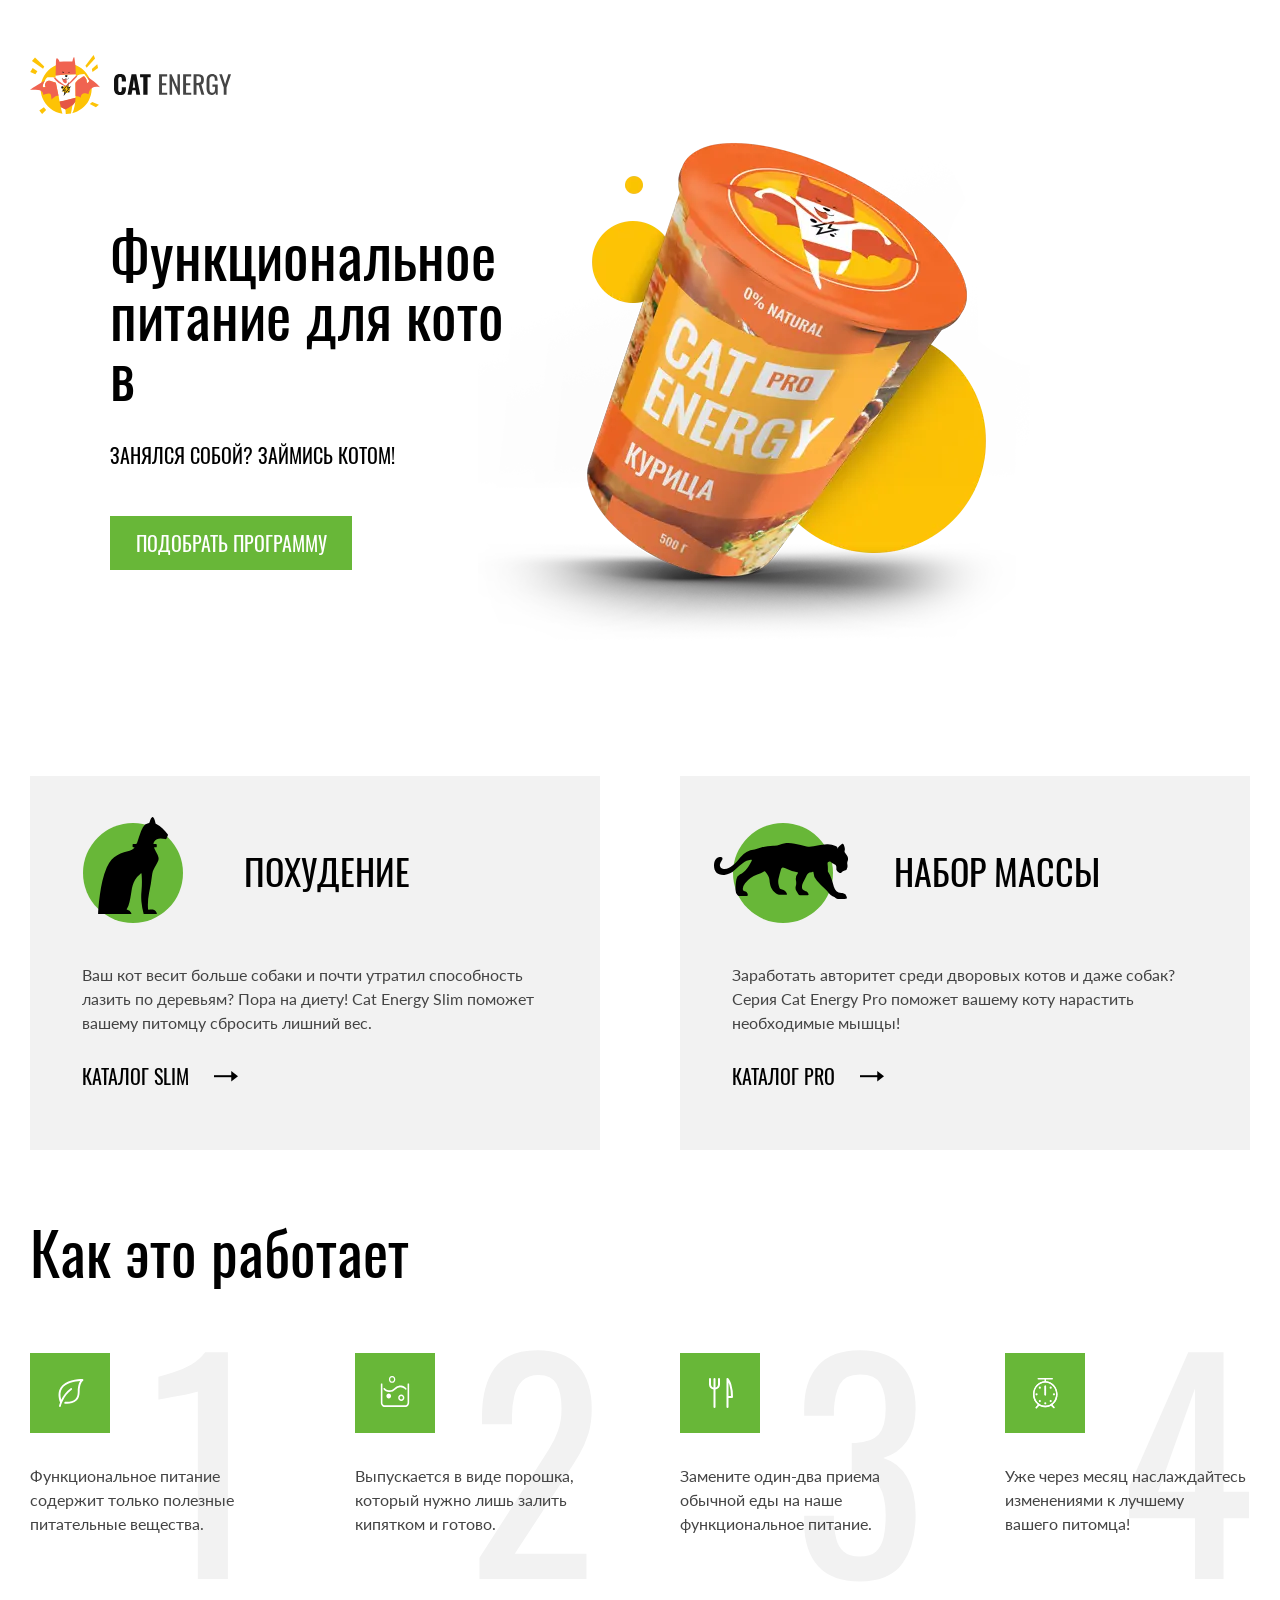
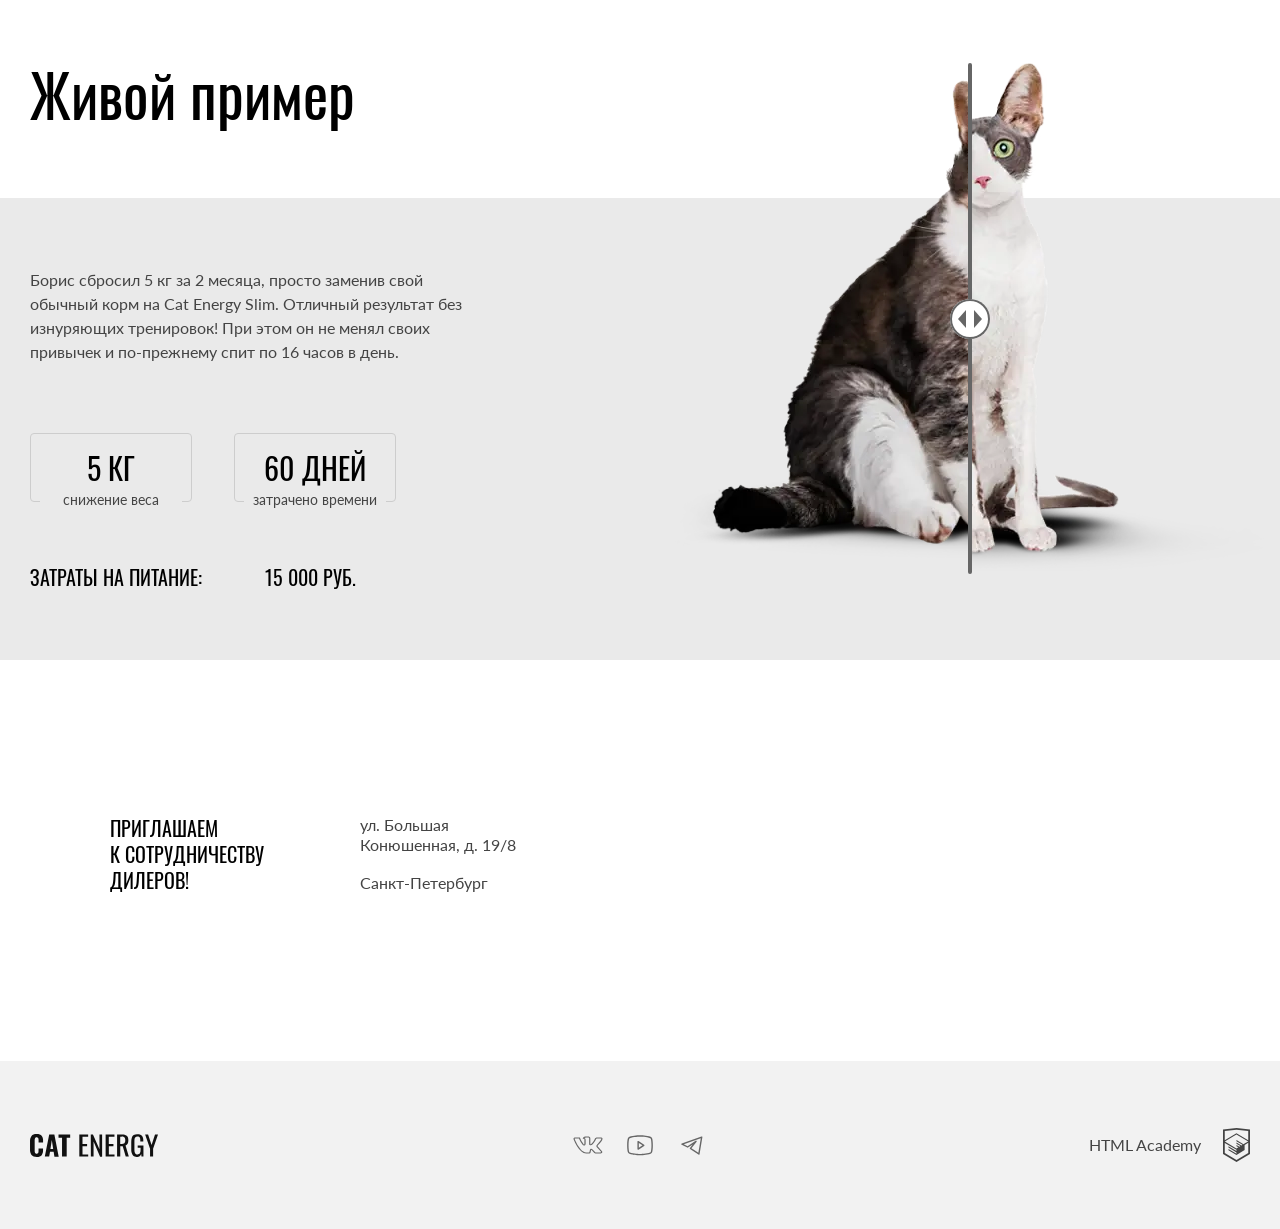
<file: index.html>
<!DOCTYPE html><html class="page" lang="ru"><head><meta charset="utf-8"><meta name="viewport" content="width=device-width,initial-scale=1"><title>Главная | Кэт энерджи | HTML Academy</title><link rel="stylesheet" href="./styles/styles.css"><link rel="preload" href="./fonts/oswald/oswaldregular.woff2" as="font" type="font/woff2" crossorigin="anonymous"><link rel="preload" href="./fonts/lato/Lato-Regular.woff2" as="font" type="font/woff2" crossorigin="anonymous"><link rel="icon" href="favicon.ico"><link rel="icon" href="favicons/icon.svg" type="image/svg+xml"><link rel="apple-touch-icon" href="favicons/apple.png"><link rel="manifest" href="manifest.webmanifest"></head><body class="page__body"><header class="page__header header" data-test="header"><a class="header__logo logo logo--main" href="index.html" aria-current="page" aria-label="Главная Кэт енерджи"><picture><source media="(min-width: 1280px)" srcset="images/logo-desktop.svg" type="image/svg+xml" width="70" height="59"><source media="(min-width: 768px)" srcset="images/logo-tablet.svg" type="image/svg+xml" width="60" height="50"><img class="logo__image" src="images/logo-mobile.svg" width="34" height="38" alt="Логотип Кэт енерджи"></picture><picture><source media="(min-width: 1280px)" srcset="images/logo-text-additional.svg" type="image/svg+xml" width="118" height="21"><img class="logo__text" src="images/logo-text.svg" width="101" height="20" alt="Текстовый логотип Кэт енерджи"></picture></a><nav class="header__nav nav nav--index nav--no-js"><button class="nav__toggler" type="button"><span class="visually-hidden">Открыть меню</span></button><ul class="nav__list"><li class="nav__item"><a class="nav__link" href="index.html" aria-current="page">Главная</a></li><li class="nav__item"><a class="nav__link" href="catalog.html">Каталог продукции</a></li><li class="nav__item"><a class="nav__link" href="#">Подбор программы</a></li></ul></nav></header><main class="page__main"><section class="page__banner page__centerer banner" data-test="hero"><h1 class="banner__title section-title section-title--contrast">Функциональное питание&nbsp;для&nbsp;котов</h1><p class="banner__text">Занялся собой? Займись котом!</p><picture class="banner__picture"><source srcset="images/banner-desktop@1x.webp, images/banner-desktop@2x.webp 2x" type="image/webp" media="(min-width: 1280px)" width="552" height="499"><source srcset="images/banner-tablet@1x.webp, images/banner-tablet@2x.webp 2x" type="image/webp" media="(min-width: 768px)" width="709" height="609"><source srcset="images/banner-mobile@1x.webp, images/banner-mobile@2x.webp 2x" type="image/webp" width="280" height="270"><source srcset="images/banner-desktop@1x.jpg, images/banner-desktop@2x.jpg 2x" type="image/jpg" media="(min-width: 1280px)" width="552" height="499"><source srcset="images/banner-tablet@1x.jpg, images/banner-tablet@2x.jpg 2x" type="image/jpg" media="(min-width: 768px)" width="709" height="609"><img class="banner__image" src="images/banner-mobile@1x.jpg" srcset="images/banner-mobile@2x.jpg 2x" width="280" height="270" loading="lazy" alt="«Кэт енерджи ПРО» с курицей."></picture><a class="banner__action button" href="#">Подобрать программу</a></section><section class="page__modules page__centerer modules" data-test="programs"><h2 class="visually-hidden">Виды программ</h2><ul class="modules__list"><li class="modules__item card card--slim"><h3 class="card__title">Похудение</h3><p class="card__text">Ваш кот весит больше собаки и почти утратил способность лазить по деревьям? Пора на диету! Cat Energy Slim поможет вашему питомцу сбросить лишний вес.</p><a class="card__link" href="#">Каталог Slim</a></li><li class="modules__item card card--pro"><h3 class="card__title">Набор массы</h3><p class="card__text">Заработать авторитет среди дворовых котов и даже собак? Серия Cat Energy Pro поможет вашему коту нарастить необходимые мышцы!</p><a class="card__link" href="#">Каталог Pro</a></li></ul></section><section class="page__centerer features" data-test="features"><h2 class="features__title section-title">Как это работает</h2><ol class="features__list"><li class="features__item features__item--leaf"><p class="features__text">Функциональное питание содержит только полезные питательные вещества.</p></li><li class="features__item features__item--drink"><p class="features__text">Выпускается в виде порошка, который нужно лишь залить кипятком и готово.</p></li><li class="features__item features__item--food"><p class="features__text">Замените один-два приема обычной еды на наше функциональное питание.</p></li><li class="features__item features__item--weight"><p class="features__text">Уже через месяц наслаждайтесь изменениями к лучшему вашего&nbsp;питомца!</p></li></ol></section><section class="result" data-test="proof"><div class="page__centerer result__container"><h2 class="result__title section-title">Живой пример</h2><p class="result__text">Борис сбросил 5 кг за 2 месяца, просто заменив свой обычный корм на Cat Energy Slim. Отличный результат без изнуряющих тренировок! При этом он не менял своих привычек и по-прежнему спит по 16 часов в день.</p><dl class="result__list metrics"><div class="metrics__item result-metric result-metric--bordered"><dt class="result-metric__name">Снижение веса</dt><dd class="result-metric__count">5 кг</dd></div><div class="metrics__item result-metric result-metric--bordered"><dt class="result-metric__name">Затрачено времени</dt><dd class="result-metric__count">60 дней</dd></div><div class="metrics__item result-metric result-metric--texted"><dt class="result-metric__name">Затраты на питание</dt><dd class="result-metric__count">15 000 руб.</dd></div></dl><div class="result__compare compare"><figure class="compare__images"><figcaption class="visually-hidden">Сравнение внешнего вида кота до и после похудения</figcaption><div class="compare__image compare__image--before"><picture><source srcset="images/cat-fat-tablet@1x.webp, images/cat-fat-tablet@2x.webp 2x" type="image/webp" media="(min-width: 768px)" width="591" height="511"><source srcset="images/cat-fat-mobile@1x.webp, images/cat-fat-mobile@2x.webp 2x" type="image/webp" width="280" height="232"><source srcset="images/cat-fat-tablet@1x.png, images/cat-fat-tablet@2x.png 2x" type="image/png" media="(min-width: 768px)" width="591" height="511"><img class="compare__img" src="images/cat-fat-mobile@1x.png" srcset="images/cat-fat-mobile@2x.png 2x" width="280" height="232" loading="lazy" alt="Кот до похудения."></picture></div><div class="compare__image compare__image--after"><picture><source srcset="images/cat-skinny-tablet@1x.webp, images/cat-skinny-tablet@2x.webp 2x" type="image/webp" media="(min-width: 768px)" width="591" height="511"><source srcset="images/cat-skinny-mobile@1x.webp, images/cat-skinny-mobile@2x.webp 2x" type="image/webp" width="280" height="232"><source srcset="images/cat-skinny-tablet@1x.png, images/cat-skinny-tablet@2x.png 2x" type="image/png" media="(min-width: 768px)" width="591" height="511"><img class="compare__img" src="images/cat-skinny-mobile@1x.png" srcset="images/cat-skinny-mobile@2x.png 2x" width="280" height="232" loading="lazy" alt="Кот после похудения."></picture></div></figure><button class="compare__control slider-control" type="button"><span class="visually-hidden">Сравнить</span></button></div></div></section><section class="contact" data-test="contacts"><div class="contact__wrapper"><h2 class="contact__title">Приглашаем к&nbsp;сотрудничеству дилеров!</h2><address class="contact__address"><p class="contact__place">ул. Большая Конюшенная, д. 19/8</p><p class="contact__city">Санкт-Петербург</p></address></div><div class="contact__map map"><noscript><picture><source srcset="images/map-desktop@1x.webp, images/map-desktop@2x.webp 2x" type="image/webp" media="(min-width: 1280px)" width="1440" height="400"><source srcset="images/map-tablet@1x.webp, images/map-tablet@2x.webp 2x" type="image/webp" media="(min-width: 768px)" width="768" height="400"><source srcset="images/map-mobile@1x.webp, images/map-mobile@2x.webp 2x" type="image/webp" width="320" height="362"><source srcset="images/map-desktop@1x.jpg, images/map-desktop@2x.jpg 2x" type="image/jpg" media="(min-width: 1280px)" width="1440" height="400"><source srcset="images/map-tablet@1x.jpg, images/map-tablet@2x.jpg 2x" type="image/jpg" media="(min-width: 768px)" width="768" height="400"><img class="map__img" src="images/map-mobile@1x.jpg" srcset="images/map-mobile@2x.jpg 2x" width="320" height="362" loading="lazy" alt="Офис «Кэт енерджи» на карте."></picture></noscript><iframe class="map__interactive" src="https://www.google.com/maps/embed?pb=!1m18!1m12!1m3!1d1998.6036253003213!2d30.320858716185526!3d59.938719169053996!2m3!1f0!2f0!3f0!3m2!1i1024!2i768!4f13.1!3m3!1m2!1s0x4696310fca145cc1%3A0x42b32648d8238007!2z0JHQvtC70YzRiNCw0Y8g0JrQvtC90Y7RiNC10L3QvdCw0Y8g0YPQuy4sIDE5LzgsINCh0LDQvdC60YIt0J_QtdGC0LXRgNCx0YPRgNCzLCAxOTExODY!5e0!3m2!1sru!2sru!4v1643479872532!5m2!1sru!2sru" allowfullscreen="" loading="lazy" title="Офис «Кэт енерджи» на карте"></iframe></div></section></main><footer class="footer" data-test="footer"><div class="footer__wrapper page__centerer"><a class="footer__item logo logo--footer" href="#" aria-current="page"><span class="visually-hidden">Главная Кэт энерджи</span></a><section class="footer__item social"><h2 class="visually-hidden">Подписывайтесь на наши социальные сети</h2><ul class="social__list"><li class="social__item"><a class="social__link social__link--vk" href="https://vk.com/htmlacademy" rel="noreferrer noopener" target="_blank"><span class="visually-hidden">Кэт энерджи во Вконтакте.</span></a></li><li class="social__item"><a class="social__link social__link--youtube" href="https://www.youtube.com/@HTMLAcademyTV" rel="noreferrer noopener" target="_blank"><span class="visually-hidden">Кэт энерджи в Ютубе</span></a></li><li class="social__item"><a class="social__link social__link--telegram" href="https://t.me/htmlacademy" rel="noreferrer noopener" target="_blank"><span class="visually-hidden">Кэт энерджи в Телеграме</span></a></li></ul></section><a class="footer__item creators" href="https://htmlacademy.ru/intensive/adaptive" rel="noreferrer noopener" target="_blank"><span class="creators__text">HTML Academy</span></a></div></footer><script src="scripts/index.js" type="module"></script></body></html>
</file>
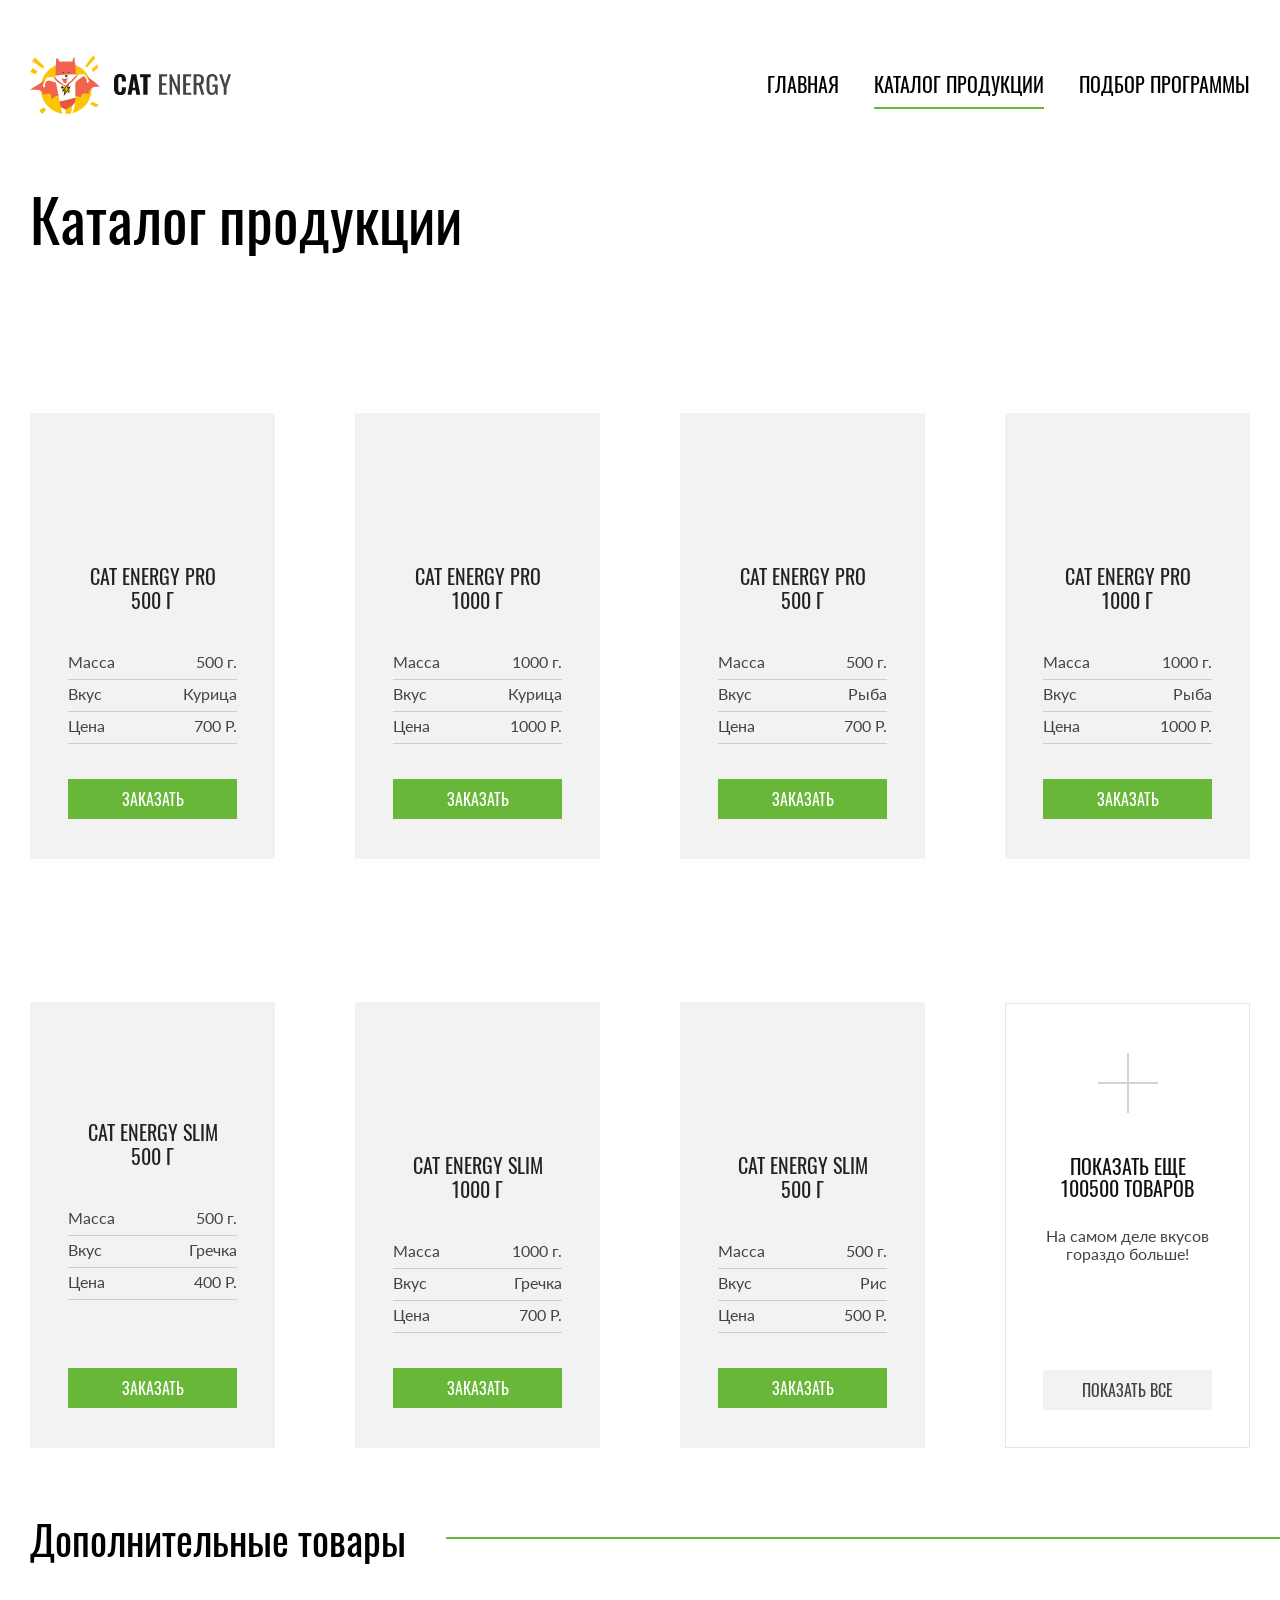
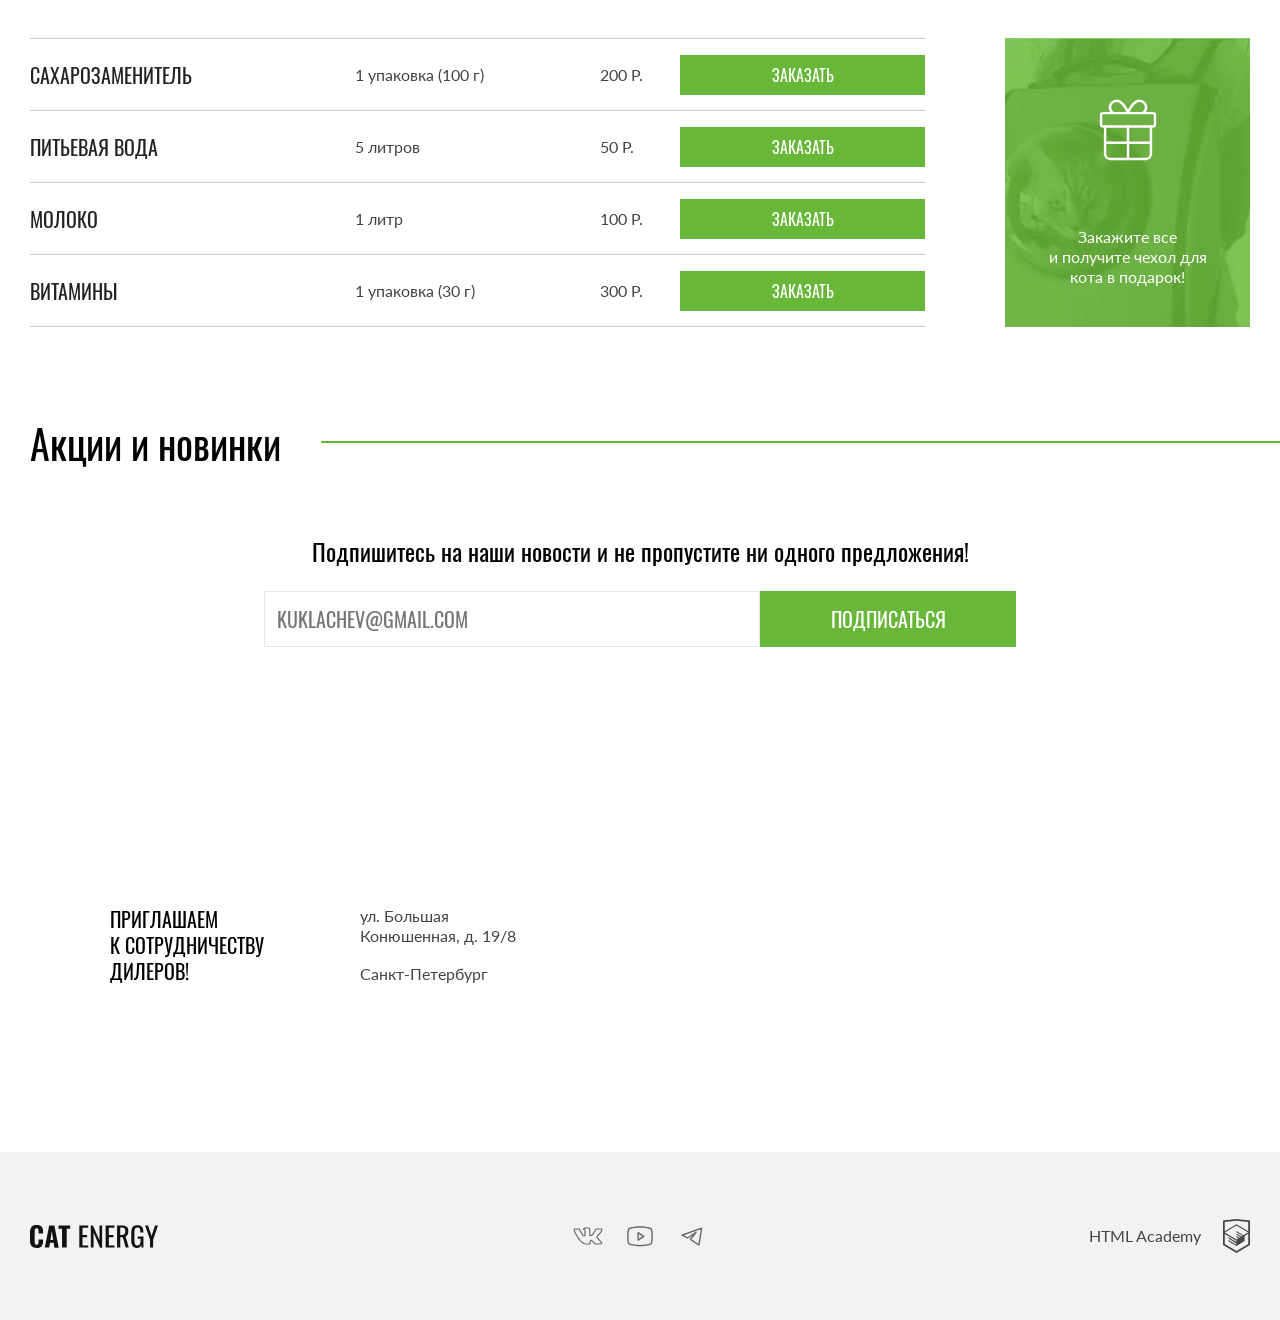
<file: catalog.html>
<!DOCTYPE html><html class="page" lang="ru"><head><meta charset="utf-8"><meta name="viewport" content="width=device-width,initial-scale=1"><title>Каталог продукции | Кэт энерджи | HTML Academy</title><link rel="stylesheet" href="./styles/styles.css"><link rel="preload" href="./fonts/oswald/oswaldregular.woff2" as="font" type="font/woff2" crossorigin="anonymous"><link rel="preload" href="./fonts/lato/Lato-Regular.woff2" as="font" type="font/woff2" crossorigin="anonymous"><link rel="icon" href="favicon.ico"><link rel="icon" href="favicons/icon.svg" type="image/svg+xml"><link rel="apple-touch-icon" href="favicons/apple.png"><link rel="manifest" href="manifest.webmanifest"></head><body class="page__body"><header class="page__header header"><a class="header__logo logo logo--main" href="index.html" aria-label="Главная Кэт енерджи"><picture><source media="(min-width: 1280px)" srcset="images/logo-desktop.svg" type="image/svg+xml" width="70" height="59"><source media="(min-width: 768px)" srcset="images/logo-tablet.svg" type="image/svg+xml" width="60" height="50"><img class="logo__image" src="images/logo-mobile.svg" width="34" height="38" alt="Логотип Кэт енерджи"></picture><picture><source media="(min-width: 1280px)" srcset="images/logo-text-additional.svg" type="image/svg+xml" width="118" height="21"><img class="logo__text" src="images/logo-text.svg" width="101" height="20" alt="Текстовый логотип Кэт енерджи"></picture></a><nav class="header__nav nav nav--no-js"><button class="nav__toggler" type="button"><span class="visually-hidden">Открыть меню</span></button><ul class="nav__list"><li class="nav__item"><a class="nav__link" href="index.html">Главная</a></li><li class="nav__item"><a class="nav__link" href="catalog.html" aria-current="page">Каталог продукции</a></li><li class="nav__item"><a class="nav__link" href="#">Подбор программы</a></li></ul></nav></header><main class="page__main"><h1 class="page__centerer page__title page-title">Каталог продукции</h1><section class="page__catalog page__centerer catalog" data-test="catalog"><h2 class="visually-hidden">Основные товары</h2><ul class="catalog__list catalog-list"><li class="catalog-list__item catalog-item"><h3 class="catalog-item__title"><a class="catalog-item__link" href="#">Cat Energy PRO 500&nbsp;г</a></h3><a class="catalog-item__image" href="#" aria-label="Cat Energy PRO 500"><picture><source srcset="images/catalog/pro-chiken-500-desktop@1x.webp, images/catalog/pro-chiken-500-desktop@2x.webp 2x" type="image/webp" media="(min-width: 1280px)" width="169" height="210"><source srcset="images/catalog/pro-chiken-500-tablet@1x.webp, images/catalog/pro-chiken-500-tablet@2x.webp 2x" type="image/webp" media="(min-width: 768px)" width="200" height="210"><source srcset="images/catalog/pro-chiken-500-mobile@1x.webp, images/catalog/pro-chiken-500-mobile@2x.webp 2x" type="image/webp" width="140" height="107"><source srcset="images/catalog/pro-chiken-500-desktop@1x.png, images/catalog/pro-chiken-500-desktop@2x.png 2x" type="image/png" media="(min-width: 1280px)" width="169" height="210"><source srcset="images/catalog/pro-chiken-500-tablet@1x.png, images/catalog/pro-chiken-500-tablet@2x.png 2x" type="image/png" media="(min-width: 768px)" width="200" height="210"><img class="catalog-item__img" src="images/catalog/pro-chiken-500-mobile@1x.png" srcset="images/catalog/pro-chiken-500-mobile@2x.png 2x" width="140" height="107" loading="lazy" alt=""></picture></a><dl class="catalog-item__parameters parameters-list"><div class="parameters-list__item"><dt class="parameters-list__name">Масса</dt><dd class="parameters-list__value">500 г.</dd></div><div class="parameters-list__item"><dt class="parameters-list__name">Вкус</dt><dd class="parameters-list__value">Курица</dd></div><div class="parameters-list__item"><dt class="parameters-list__name">Цена</dt><dd class="parameters-list__value">700 Р.</dd></div></dl><a class="catalog-item__action button" href="#">Заказать</a></li><li class="catalog-list__item catalog-item"><h3 class="catalog-item__title"><a class="catalog-item__link" href="#">Cat Energy PRO 1000&nbsp;г</a></h3><a class="catalog-item__image" href="#" aria-label="Cat Energy PRO 1000"><picture><source srcset="images/catalog/pro-chiken-1000-desktop@1x.webp, images/catalog/pro-chiken-1000-desktop@2x.webp 2x" type="image/webp" media="(min-width: 1280px)" width="169" height="210"><source srcset="images/catalog/pro-chiken-1000-tablet@1x.webp, images/catalog/pro-chiken-1000-tablet@2x.webp 2x" type="image/webp" media="(min-width: 768px)" width="200" height="210"><source srcset="images/catalog/pro-chiken-1000-mobile@1x.webp, images/catalog/pro-chiken-1000-mobile@2x.webp 2x" type="image/webp"><source srcset="images/catalog/pro-chiken-1000-desktop@1x.png, images/catalog/pro-chiken-1000-desktop@2x.png 2x" type="image/png" media="(min-width: 1280px)" width="169" height="210"><source srcset="images/catalog/pro-chiken-1000-tablet@1x.png, images/catalog/pro-chiken-1000-tablet@2x.png 2x" type="image/png" media="(min-width: 768px)" width="200" height="210"><img class="catalog-item__img" src="images/catalog/pro-chiken-1000-mobile@1x.png" srcset="images/catalog/pro-chiken-1000-mobile@2x.png 2x" width="140" height="107" loading="lazy" alt=""></picture></a><dl class="catalog-item__parameters parameters-list"><div class="parameters-list__item"><dt class="parameters-list__name">Масса</dt><dd class="parameters-list__value">1000 г.</dd></div><div class="parameters-list__item"><dt class="parameters-list__name">Вкус</dt><dd class="parameters-list__value">Курица</dd></div><div class="parameters-list__item"><dt class="parameters-list__name">Цена</dt><dd class="parameters-list__value">1000 Р.</dd></div></dl><a class="catalog-item__action button" href="#">Заказать</a></li><li class="catalog-list__item catalog-item"><h3 class="catalog-item__title"><a class="catalog-item__link" href="#">Cat Energy PRO 500&nbsp;г</a></h3><a class="catalog-item__image" href="#" aria-label="Cat Energy PRO 500"><picture><source srcset="images/catalog/pro-fish-500-desktop@1x.webp, images/catalog/pro-fish-500-desktop@2x.webp 2x" type="image/webp" media="(min-width: 1280px)" width="169" height="210"><source srcset="images/catalog/pro-fish-500-tablet@1x.webp, images/catalog/pro-fish-500-tablet@2x.webp 2x" type="image/webp" media="(min-width: 768px)" width="200" height="210"><source srcset="images/catalog/pro-fish-500-mobile@1x.webp, images/catalog/pro-fish-500-mobile@2x.webp 2x" type="image/webp" width="140" height="107"><source srcset="images/catalog/pro-fish-500-desktop@1x.png, images/catalog/pro-fish-500-desktop@2x.png 2x" type="image/png" media="(min-width: 1280px)" width="169" height="210"><source srcset="images/catalog/pro-fish-500-tablet@1x.png, images/catalog/pro-fish-500-tablet@2x.png 2x" type="image/png" media="(min-width: 768px)" width="200" height="210"><img class="catalog-item__img" src="images/catalog/pro-fish-500-mobile@1x.png" srcset="images/catalog/pro-fish-500-mobile@2x.png 2x" width="140" height="107" loading="lazy" alt=""></picture></a><dl class="catalog-item__parameters parameters-list"><div class="parameters-list__item"><dt class="parameters-list__name">Масса</dt><dd class="parameters-list__value">500 г.</dd></div><div class="parameters-list__item"><dt class="parameters-list__name">Вкус</dt><dd class="parameters-list__value">Рыба</dd></div><div class="parameters-list__item"><dt class="parameters-list__name">Цена</dt><dd class="parameters-list__value">700 Р.</dd></div></dl><a class="catalog-item__action button" href="#">Заказать</a></li><li class="catalog-list__item catalog-item"><h3 class="catalog-item__title"><a class="catalog-item__link" href="#">Cat Energy PRO 1000&nbsp;г</a></h3><a class="catalog-item__image" href="#" aria-label="Cat Energy PRO 1000"><picture><source srcset="images/catalog/pro-fish-1000-desktop@1x.webp, images/catalog/pro-fish-1000-desktop@2x.webp 2x" type="image/webp" media="(min-width: 1280px)" width="169" height="210"><source srcset="images/catalog/pro-fish-1000-tablet@1x.webp, images/catalog/pro-fish-1000-tablet@2x.webp 2x" type="image/webp" media="(min-width: 768px)" width="200" height="210"><source srcset="images/catalog/pro-fish-1000-mobile@1x.webp, images/catalog/pro-fish-1000-mobile@2x.webp 2x" type="image/webp" width="140" height="107"><source srcset="images/catalog/pro-fish-1000-desktop@1x.png, images/catalog/pro-fish-1000-desktop@2x.png 2x" type="image/png" media="(min-width: 1280px)" width="169" height="210"><source srcset="images/catalog/pro-fish-1000-tablet@1x.png, images/catalog/pro-fish-1000-tablet@2x.png 2x" type="image/png" media="(min-width: 768px)" width="200" height="210"><img class="catalog-item__img" src="images/catalog/pro-fish-1000-mobile@1x.png" srcset="images/catalog/pro-fish-1000-mobile@2x.png 2x" width="140" height="107" loading="lazy" alt=""></picture></a><dl class="catalog-item__parameters parameters-list"><div class="parameters-list__item"><dt class="parameters-list__name">Масса</dt><dd class="parameters-list__value">1000 г.</dd></div><div class="parameters-list__item"><dt class="parameters-list__name">Вкус</dt><dd class="parameters-list__value">Рыба</dd></div><div class="parameters-list__item"><dt class="parameters-list__name">Цена</dt><dd class="parameters-list__value">1000 Р.</dd></div></dl><a class="catalog-item__action button" href="#">Заказать</a></li><li class="catalog-list__item catalog-item"><h3 class="catalog-item__title"><a class="catalog-item__link" href="#">Cat Energy Slim 500&nbsp;г</a></h3><a class="catalog-item__image" href="#" aria-label="Cat Energy Slim 500"><picture><source srcset="images/catalog/slim-buckwheat-500-desktop@1x.webp, images/catalog/slim-buckwheat-500-desktop@2x.webp 2x" type="image/webp" media="(min-width: 1280px)" width="200" height="210"><source srcset="images/catalog/slim-buckwheat-500-tablet@1x.webp, images/catalog/slim-buckwheat-500-tablet@2x.webp 2x" type="image/webp" media="(min-width: 768px)" width="200" height="210"><source srcset="images/catalog/slim-buckwheat-500-mobile@1x.webp, images/catalog/slim-buckwheat-500-mobile@2x.webp 2x" type="image/webp" width="140" height="107"><source srcset="images/catalog/slim-buckwheat-500-desktop@1x.png, images/catalog/slim-buckwheat-500-desktop@2x.png 2x" type="image/png" media="(min-width: 1280px)" width="169" height="210"><source srcset="images/catalog/slim-buckwheat-500-tablet@1x.png, images/catalog/slim-buckwheat-500-tablet@2x.png 2x" type="image/png" media="(min-width: 768px)" width="200" height="210"><img class="catalog-item__img" src="images/catalog/slim-buckwheat-500-mobile@1x.png" srcset="images/catalog/slim-buckwheat-500-mobile@2x.png 2x" width="140" height="107" loading="lazy" alt=""></picture></a><dl class="catalog-item__parameters parameters-list"><div class="parameters-list__item"><dt class="parameters-list__name">Масса</dt><dd class="parameters-list__value">500 г.</dd></div><div class="parameters-list__item"><dt class="parameters-list__name">Вкус</dt><dd class="parameters-list__value">Гречка</dd></div><div class="parameters-list__item"><dt class="parameters-list__name">Цена</dt><dd class="parameters-list__value">400 Р.</dd></div></dl><a class="catalog-item__action button" href="#">Заказать</a></li><li class="catalog-list__item catalog-item"><h3 class="catalog-item__title"><a class="catalog-item__link" href="#">Cat Energy Slim 1000&nbsp;г</a></h3><a class="catalog-item__image" href="#" aria-label="Cat Energy Slim 1000"><picture><source srcset="images/catalog/slim-buckwheat-1000-desktop@1x.webp, images/catalog/slim-buckwheat-1000-desktop@2x.webp 2x" type="image/webp" media="(min-width: 1280px)" width="169" height="210"><source srcset="images/catalog/slim-buckwheat-1000-tablet@1x.webp, images/catalog/slim-buckwheat-1000-tablet@2x.webp 2x" type="image/webp" media="(min-width: 768px)" width="200" height="210"><source srcset="images/catalog/slim-buckwheat-1000-mobile@1x.webp, images/catalog/slim-buckwheat-1000-mobile@2x.webp 2x" type="image/webp" width="140" height="107"><source srcset="images/catalog/slim-buckwheat-1000-desktop@1x.png, images/catalog/slim-buckwheat-1000-desktop@2x.png 2x" type="image/png" media="(min-width: 1280px)" width="169" height="210"><source srcset="images/catalog/slim-buckwheat-1000-tablet@1x.png, images/catalog/slim-buckwheat-1000-tablet@2x.png 2x" type="image/png" media="(min-width: 768px)" width="200" height="210"><img class="catalog-item__img" src="images/catalog/slim-buckwheat-1000-mobile@1x.png" srcset="images/catalog/slim-buckwheat-1000-mobile@2x.png 2x" width="140" height="107" loading="lazy" alt=""></picture></a><dl class="catalog-item__parameters parameters-list"><div class="parameters-list__item"><dt class="parameters-list__name">Масса</dt><dd class="parameters-list__value">1000 г.</dd></div><div class="parameters-list__item"><dt class="parameters-list__name">Вкус</dt><dd class="parameters-list__value">Гречка</dd></div><div class="parameters-list__item"><dt class="parameters-list__name">Цена</dt><dd class="parameters-list__value">700 Р.</dd></div></dl><a class="catalog-item__action button" href="#">Заказать</a></li><li class="catalog-list__item catalog-item"><h3 class="catalog-item__title"><a class="catalog-item__link" href="#">Cat Energy Slim 500&nbsp;г</a></h3><a class="catalog-item__image" href="#" aria-label="Cat Energy Slim 500"><picture><source srcset="images/catalog/slim-rice-500-desktop@1x.webp, images/catalog/slim-rice-500-desktop@2x.webp 2x" type="image/webp" media="(min-width: 1280px)" width="169" height="210"><source srcset="images/catalog/slim-rice-500-tablet@1x.webp, images/catalog/slim-rice-500-tablet@2x.webp 2x" type="image/webp" media="(min-width: 768px)" width="200" height="210"><source srcset="images/catalog/slim-rice-500-mobile@1x.webp, images/catalog/slim-rice-500-mobile@2x.webp 2x" type="image/webp" width="140" height="107"><source srcset="images/catalog/slim-rice-500-desktop@1x.png, images/catalog/slim-rice-500-tabdesktoplet@2x.png 2x" type="image/png" media="(min-width: 1280px)" width="169" height="210"><source srcset="images/catalog/slim-rice-500-tablet@1x.png, images/catalog/slim-rice-500-tablet@2x.png 2x" type="image/png" media="(min-width: 768px)" width="200" height="210"><img class="catalog-item__img" src="images/catalog/slim-rice-500-mobile@1x.png" srcset="images/catalog/slim-rice-500-mobile@2x.png 2x" width="140" height="107" loading="lazy" alt=""></picture></a><dl class="catalog-item__parameters parameters-list"><div class="parameters-list__item"><dt class="parameters-list__name">Масса</dt><dd class="parameters-list__value">500 г.</dd></div><div class="parameters-list__item"><dt class="parameters-list__name">Вкус</dt><dd class="parameters-list__value">Рис</dd></div><div class="parameters-list__item"><dt class="parameters-list__name">Цена</dt><dd class="parameters-list__value">500 Р.</dd></div></dl><a class="catalog-item__action button" href="#">Заказать</a></li><li class="catalog-list__item catalog-all"><p class="catalog-all__title">Показать еще 100500 товаров</p><p class="catalog-all__text">На самом деле вкусов гораздо больше!</p><a class="catalog-all__button button button--secondary" href="#">Показать все</a></li></ul></section><section class="page__additional page__centerer additional" data-test="additional"><h2 class="additional__title section-title section-title--decoration">Дополнительные товары</h2><ul class="additional__list"><li class="additional__item additional-item"><h3 class="additional-item__title">Сахарозаменитель</h3><p class="additional-item__count">1 упаковка (100 г)</p><p class="additional-item__price">200&nbsp;Р.</p><a class="additional-item__action button" href="#">Заказать</a></li><li class="additional__item additional-item"><h3 class="additional-item__title">Питьевая вода</h3><p class="additional-item__count">5 литров</p><p class="additional-item__price">50&nbsp;Р.</p><a class="additional-item__action button" href="#">Заказать</a></li><li class="additional__item additional-item"><h3 class="additional-item__title">Молоко</h3><p class="additional-item__count">1 литр</p><p class="additional-item__price">100&nbsp;Р.</p><a class="additional-item__action button" href="#">Заказать</a></li><li class="additional__item additional-item"><h3 class="additional-item__title">Витамины</h3><p class="additional-item__count">1 упаковка (30 г)</p><p class="additional-item__price">300&nbsp;Р.</p><a class="additional-item__action button" href="#">Заказать</a></li></ul><p class="additional__promo promo">Закажите все и&nbsp;получите чехол&nbsp;для кота в&nbsp;подарок!</p></section><section class="page__centerer subscribe"><h2 class="subscribe__title section-title section-title--decoration">Акции и новинки</h2><p class="subscribe__text">Подпишитесь на наши новости и не пропустите ни одного предложения!</p><form class="subscribe__form form" action="#" method="post"><label class="form__input text-input"><span class="visually-hidden">E-mail:</span> <input class="text-input__field" id="subscribe-email" type="email" name="subscribe_email" placeholder="kuklachev@gmail.com"></label> <button class="form__submit button" type="submit">Подписаться</button></form></section><section class="contact"><div class="contact__wrapper contact__wrapper--inner"><h2 class="contact__title">Приглашаем к&nbsp;сотрудничеству дилеров!</h2><address class="contact__address"><p class="contact__place">ул. Большая Конюшенная, д. 19/8</p><p class="contact__city">Санкт-Петербург</p></address></div><div class="contact__map map"><noscript><picture><source srcset="images/map-desktop@1x.webp, images/map-desktop@2x.webp 2x" type="image/webp" media="(min-width: 1280px)" width="1440" height="400"><source srcset="images/map-tablet@1x.webp, images/map-tablet@2x.webp 2x" type="image/webp" media="(min-width: 768px)" width="768" height="400"><source srcset="images/map-mobile@1x.webp, images/map-mobile@2x.webp 2x" type="image/webp" width="320" height="362"><source srcset="images/map-desktop@1x.jpg, images/map-desktop@2x.jpg 2x" type="image/jpg" media="(min-width: 1280px)" width="1440" height="400"><source srcset="images/map-tablet@1x.jpg, images/map-tablet@2x.jpg 2x" type="image/jpg" media="(min-width: 768px)" width="768" height="400"><img class="map__img" src="images/map-mobile@1x.jpg" srcset="images/map-mobile@2x.jpg 2x" width="320" height="362" loading="lazy" alt="Офис «Кэт енерджи» на карте."></picture></noscript><iframe class="map__interactive" src="https://www.google.com/maps/embed?pb=!1m18!1m12!1m3!1d1998.6036253003213!2d30.320858716185526!3d59.938719169053996!2m3!1f0!2f0!3f0!3m2!1i1024!2i768!4f13.1!3m3!1m2!1s0x4696310fca145cc1%3A0x42b32648d8238007!2z0JHQvtC70YzRiNCw0Y8g0JrQvtC90Y7RiNC10L3QvdCw0Y8g0YPQuy4sIDE5LzgsINCh0LDQvdC60YIt0J_QtdGC0LXRgNCx0YPRgNCzLCAxOTExODY!5e0!3m2!1sru!2sru!4v1643479872532!5m2!1sru!2sru" allowfullscreen="" loading="lazy" title="Офис «Кэт енерджи» на карте"></iframe></div></section></main><footer class="footer"><div class="footer__wrapper page__centerer"><a class="footer__item logo logo--footer" href="index.html" aria-label="Главная Кэт енерджи"><span class="visually-hidden">Главная Кэт энерджи</span></a><section class="footer__item social"><h2 class="visually-hidden">Подписывайтесь на наши социальные сети</h2><ul class="social__list"><li class="social__item"><a class="social__link social__link--vk" href="https://vk.com/htmlacademy" rel="noreferrer noopener" target="_blank"><span class="visually-hidden">Кэт энерджи во Вконтакте.</span></a></li><li class="social__item"><a class="social__link social__link--youtube" href="https://www.youtube.com/@HTMLAcademyTV" rel="noreferrer noopener" target="_blank"><span class="visually-hidden">Кэт энерджи в Ютубе</span></a></li><li class="social__item"><a class="social__link social__link--telegram" href="https://t.me/htmlacademy" rel="noreferrer noopener" target="_blank"><span class="visually-hidden">Кэт энерджи в Телеграме</span></a></li></ul></section><a class="footer__item creators" href="https://htmlacademy.ru/intensive/adaptive" rel="noreferrer noopener" target="_blank"><span class="creators__text">HTML Academy</span></a></div></footer><script src="scripts/index.js" type="module"></script></body></html>
</file>
<file: styles/styles.css>
*,:before,:after{box-sizing:border-box}img{object-fit:contain;max-width:100%;height:auto}@font-face{font-family:Oswald;font-weight:400;font-style:normal;font-display:swap;src:url(../fonts/oswald/oswaldregular.woff2)format("woff2")}@font-face{font-family:Lato;font-weight:400;font-style:normal;font-display:swap;src:url(../fonts/lato/Lato-Regular.woff2)format("woff2")}.visually-hidden{clip:rect(0 0 0 0);border:0;width:1px;height:1px;margin:-1px;padding:0;position:absolute;overflow:hidden}.page{color:#444;word-wrap:break-word;overflow-wrap:break-word;font-family:Lato,Helvetica,sans-serif;font-size:14px;font-weight:400;line-height:18px}@media (width>=768px){.page{font-size:16px;line-height:24px}}.page__body{margin:0}.page__title{margin-top:0;margin-bottom:40px}@media (width>=768px){.page__title{margin-bottom:84px}}@media (width>=1280px){.page__title{margin-bottom:95px}}.page__centerer{padding-inline:20px}@media (768px<=width<1280px){.page__centerer{padding-inline:30px}}@media (width>=1280px){.page__centerer{width:1220px;margin-inline:auto;padding-inline:0}}.page__header{grid-template-rows:minmax(65px,auto);display:grid}@media (width>=768px){.page__header{grid-template-rows:minmax(50px,auto)}}@media (width>=1280px){.page__header{width:1220px;margin:0 auto}}.page__banner{margin-bottom:20px}@media (width>=768px){.page__banner{margin-bottom:0}}@media (width>=1280px){.page__banner{margin-bottom:135px}}.page__modules{margin-bottom:22px}@media (width>=768px){.page__modules{margin-bottom:45px}}@media (width>=1280px){.page__modules{margin-bottom:71px}}.page__catalog{margin-bottom:25px}@media (width>=768px){.page__catalog{margin-bottom:74px}}@media (width>=1280px){.page__catalog{margin-bottom:71px}}.page__additional{margin-bottom:40px}@media (width>=768px){.page__additional{margin-bottom:80px}}@media (width>=1280px){.page__additional{margin-bottom:96px}}.button{color:#fff;text-transform:uppercase;text-align:center;cursor:pointer;background-color:#68b738;border:none;outline:none;padding:10px 20px;font-family:Oswald,Impact,sans-serif;font-size:16px;font-weight:400;line-height:20px;text-decoration:none;display:block}.button:hover{background-color:#5eaa2f}.button:active{color:#ffffff4d;background-color:#5eaa2f}.button:focus-visible{outline-offset:2px;outline:2px solid #000}@supports not selector(:focus-visible){.button:focus{outline-offset:2px;background-color:#5eaa2f;outline:2px solid #000}}.button--secondary{color:#444;background-color:#f2f2f2}.button--secondary:hover{background-color:#ebebeb}.button--secondary:active{color:#4444444d;background-color:#ebebeb}.header{grid-template-columns:repeat(3,1fr);position:relative}@media (width>=768px){.header{grid-template-columns:174px 1fr;gap:30px;padding:25px 34px 0 30px}}@media (width>=1280px){.header{grid-template-columns:202px 1fr 50%;padding:55px 0 27px}}.header__logo{grid-area:1/1/auto/-1;align-self:flex-start}@media (width>=768px){.header__logo{grid-column:auto}}.header__nav{grid-area:1/1/auto/-1}@media (width>=768px){.header__nav{grid-column:2}}@media (width>=1280px){.header__nav{grid-column:3}}.footer{background-color:#f2f2f2;padding-block:39px}@media (width>=768px){.footer{padding-block:45px 40px}}@media (width>=1280px){.footer{padding-block:54px}}.footer__wrapper{grid-template-columns:1fr;align-items:center;gap:20px;display:grid}@media (width>=768px){.footer__wrapper{grid-template-columns:repeat(3,1fr);align-content:center;gap:20px;display:grid}}.nav{grid-template-columns:repeat(3,1fr);font-family:Oswald,Impact,sans-serif;display:grid;position:relative}@media (width<768px){.nav{border-bottom:1px solid #e6e6e6;box-shadow:30px 0 #e6e6e6,-30px 0 #e6e6e6}}@media (width>=768px){.nav{background:0 0;grid-template-columns:auto;padding-top:14px}}@media (width>=1280px){.nav{padding:14px 0 0}}.nav--no-js{grid-row:2}.nav--no-js .nav__toggler{display:none}.nav--no-js .nav__list{grid-area:2/1/auto/-1;position:static}.nav__list{z-index:10;width:100%;margin:0;padding:0;list-style-type:none;display:block;position:absolute;top:100%}@media (width>=768px){.nav__list{flex-wrap:wrap;justify-content:flex-end;gap:35px;display:flex;position:static}}@media (width<768px){.nav__list--closed{display:none}}.nav__item{background-color:#fff}@media (width>=768px){.nav__item{background:0 0}}.nav__link{color:#000;text-align:center;text-transform:uppercase;border-top:1px solid #e6e6e6;outline:none;width:100%;padding:22px 20px;font-size:20px;font-weight:500;line-height:20px;text-decoration:none;display:block}.nav__link:hover,.nav__link:focus-visible{opacity:.6}.nav__link:active{opacity:.3}@supports not selector(:focus-visible){.nav__link:focus{opacity:.8}}@media (width>=768px){.nav__link{border:none;padding:0;font-size:18px;font-weight:400;line-height:24px;position:relative}.nav__link[aria-current=page]:after{content:"";background-color:#68b738;height:2px;display:block;position:absolute;bottom:-10px;left:0;right:0}}@media (width>=768px) and (width>=1280px){.nav__link{font-size:20px;line-height:30px}}@media (width<768px){.nav__link:before{content:"";background-color:#e6e6e6;height:1px;display:block;position:absolute;top:0;left:0;right:0;box-shadow:30px 0 #e6e6e6,-30px 0 #e6e6e6}}.nav__toggler{cursor:pointer;background-color:#fff;border:none;border-radius:0;outline:none;grid-area:1/3;place-self:center end;width:24px;height:18px;margin-right:20px;position:relative}@media (width>=768px){.nav__toggler{display:none}}.nav__toggler:focus-visible{outline-offset:2px;outline:2px solid #000}@supports not selector(:focus-visible){.nav__toggler:focus{outline-offset:2px;outline:2px solid #000}}.nav__toggler:before{content:"";background-color:#000;width:25px;height:1.5px;display:block;position:absolute;top:50%;left:50%;transform:translate(-50%,-50%)rotate(45deg)}.nav__toggler:after{content:"";box-shadow:none;background-color:#000;width:25px;height:1.5px;display:block;position:absolute;top:50%;left:50%;transform:translate(-50%,-50%)rotate(-45deg)}.nav__toggler--closed:before{width:100%;top:0;left:0;transform:none}.nav__toggler--closed:after{width:100%;top:8px;left:0;transform:none;box-shadow:0 8px #000}@media (width>=1280px){.nav--index .nav__link{color:#fff}.nav--index .nav__link[aria-current=page]:after{background-color:#fff}}.logo{outline:none;text-decoration:none;display:grid}.logo[aria-current=page]{pointer-events:none}.logo:focus-visible{outline-offset:2px;outline:2px solid #000}@supports not selector(:focus-visible){.logo:focus{outline-offset:2px;outline:2px solid #000}}.logo--main{grid-template-columns:1fr 101px 1fr;align-items:center;padding:12px 20px 16px}@media (width>=768px){.logo--main{grid-template-rows:50px;grid-template-columns:repeat(2,auto);align-items:center;gap:13px;padding:0}}@media (width>=1280px){.logo--main{grid-template-rows:59px;gap:13px;width:202px;height:60px}}.logo--main:hover{opacity:.8}.logo--main:active{opacity:.6}.logo--footer{--mask-position:center;grid-template-columns:1fr;padding:0}.logo--footer:focus-visible:before{background-color:#3e3e3e}@supports not selector(:focus-visible){.logo--footer:focus:before{background-color:#3e3e3e}}@media (width>=768px){.logo--footer{--mask-position:start;text-align:left;justify-content:flex-start;width:-moz-fit-content;width:fit-content;padding:0}}.logo--footer:before{content:"";justify-self:var(--mask-position);background-color:#111;width:128px;height:24px;display:block;-webkit-mask:url(../images/logo-text-additional.svg) 50%/contain no-repeat;mask:url(../images/logo-text-additional.svg) 50%/contain no-repeat}.logo--footer:hover:before,.logo--footer:focus-visible:before{background-color:#3e3e3e}.logo--footer:active:before{background-color:#6b6b6b}.logo:hover{opacity:.8}.logo:active{opacity:.6}.logo__image{justify-self:start;display:block}@media (width>=768px){.logo__image{justify-self:none;width:60px;height:50px}}@media (width>=1280px){.logo__image{width:70px;height:59px}}.logo__text{display:block}@media (width>=1280px){.logo__text{width:118px;height:21px}}.banner{text-align:center;color:#fff;grid-template-columns:1fr;padding-top:27px;font-family:Oswald,Impact,sans-serif;font-weight:400;display:grid}@media (width<768px){.banner{--gradient-part:37%;background-image:linear-gradient(to top,#fff var(--gradient-part),#68b738d9 var(--gradient-part)),image-set(url(../images/bg-banner-mobile@2x.webp) 2dppx type("image/webp"),url(../images/bg-banner-mobile@1x.webp) 1dppx type("image/webp"),url(../images/bg-banner-mobile@2x.jpg) 2dppx,url(../images/bg-banner-mobile@1x.jpg) 1dppx),linear-gradient(to top,#fff var(--gradient-part),#504f55 var(--gradient-part));background-position:top,top;background-repeat:no-repeat;background-size:100%,auto 60.4%}}@media (width>=768px){.banner{color:#000;text-align:left;padding-top:65px;padding-bottom:526px;position:relative}}@media (width>=1280px){.banner{grid-template-columns:416px 1fr;padding-top:0;padding-bottom:0;padding-left:80px;position:static}.banner:before{content:"";z-index:-1;background-image:-webkit-linear-gradient(#68b738d9),-webkit-image-set(url(../images/bg-banner-desktop@2x.webp) 2x type("image/webp"),url(../images/bg-banner-desktop@1x.webp) 1x type("image/webp"),url(../images/bg-banner-desktop@2x.jpg) 2x,url(../images/bg-banner-desktop@1x.jpg) 1x),-webkit-linear-gradient(#504f55);background-image:linear-gradient(#68b738d9),image-set("../images/bg-banner-desktop@2x.webp" 2x type("image/webp"),"../images/bg-banner-desktop@1x.webp" 1x type("image/webp"),"../images/bg-banner-desktop@2x.jpg" 2x,"../images/bg-banner-desktop@1x.jpg" 1x),linear-gradient(#504f55);background-position:0 100%;background-repeat:no-repeat;background-size:100%,cover,100%;width:50%;height:694px;position:absolute;top:0;left:50%}}.banner__picture{justify-content:center;display:grid}@media (width>=1280px){.banner__picture{grid-area:1/2/5;place-self:center start;margin-left:-48px;transform:none}}.banner__image{display:block}@media (width>=768px){.banner__image{z-index:-1;position:absolute;bottom:0;left:50%;transform:translate(-50%)}}@media (width>=1280px){.banner__image{text-align:left;width:auto;position:static;transform:none}}.banner__title{font-weight:inherit;color:inherit;margin-top:0;margin-bottom:25px;font-size:36px;line-height:36px}@media (width>=768px){.banner__title{margin-bottom:41px}}@media (768px<=width<1280px){.banner__title{margin-left:90px}}@media (width>=1280px){.banner__title{grid-column:1;padding-top:82px}}.banner__text{font-weight:inherit;text-transform:uppercase;margin-top:0;margin-bottom:29px;font-size:14px;line-height:14px}@media (width>=768px){.banner__text{margin-bottom:49px;font-size:20px;line-height:20px}}@media (768px<=width<1280px){.banner__text{margin-left:90px}}@media (width>=1280px){.banner__text{grid-column:1;margin-bottom:51px}}.banner__action{width:100%;margin-top:3px}@media (width>=768px){.banner__action{grid-row:4;width:242px;margin-top:0;margin-left:90px;padding:14px 20px;font-size:20px;line-height:26px}}@media (width>=1280px){.banner__action{grid-area:auto/1;place-self:start;margin:0}}.modules{background-color:#fff}.modules__list{grid-template-columns:1fr;row-gap:20px;margin:0;padding:0;list-style-type:none;display:grid}@media (width>=768px){.modules__list{row-gap:30px}}@media (width>=1280px){.modules__list{grid-template-columns:1fr 1fr;column-gap:80px}}.card{background-color:#f2f2f2;flex-direction:column;justify-content:flex-start;align-items:flex-start;padding:30px 20px 22px;display:flex;position:relative}@media (width>=768px){.card{min-height:372px;padding:77px 316px 20px 53px}}@media (width>=1280px){.card{padding:77px 50px 59px 52px}}.card:before{--module-card-icon-size:50px;content:"";width:var(--module-card-icon-size);height:var(--module-card-icon-size);background-color:#68b738;border-radius:50%;display:block;position:absolute;top:24px;left:20px}@media (width>=768px){.card:before{--module-card-icon-size:200px;top:92px;left:initial;right:64px}}@media (width>=1280px){.card:before{--module-card-icon-size:100px;top:47px;left:53px;right:initial}}.card:after{content:"";-webkit-mask:var(--module-icon)no-repeat center/cover;mask:var(--module-icon)no-repeat center/cover;background:#000;display:block;position:absolute}.card--slim:after{--module-icon:url(../icons/stack.svg#cat-slim);width:36px;height:50px;top:21px;left:27px}@media (width>=768px){.card--slim:after{top:81px;right:94px;left:initial;width:140px;height:194px}}@media (width>=1280px){.card--slim:after{top:41px;left:68px;right:initial;width:70px;height:97px}}.card--pro:after{--module-icon:url(../icons/stack.svg#cat-pro);width:67px;height:28px;top:35px;left:12px}@media (768px<=width<1280px){.card--pro:after{top:135px;right:28px;left:initial;width:268px;height:112px}}@media (width>=1280px){.card--pro:after{top:67px;left:34px;right:initial;width:134px;height:56px}}.card__title{text-transform:uppercase;color:#000;margin:0 0 29px;padding-left:71px;font-family:Oswald,Impact,sans-serif;font-size:24px;font-weight:400;line-height:37px}@media (width>=768px){.card__title{margin-bottom:25px;padding-left:0;font-size:36px;line-height:36px}}@media (width>=1280px){.card__title{margin-bottom:74px;padding-left:162px}}.card__text{color:#444;margin:0;font-family:Lato,Helvetica,sans-serif;position:relative}.card__text:not(:last-of-type){margin-bottom:1em}.card__text:last-of-type{margin-bottom:41px}@media (width<768px){.card__text:last-of-type:after{content:"";background-color:#d9d9d9;width:100%;height:1px;display:block;position:absolute;bottom:-23px;left:0;right:0}}@media (768px<=width<1280px){.card__text:last-of-type{margin-bottom:51px}}@media (width>=1280px){.card__text:last-of-type{margin-bottom:26px}}.card__link{text-transform:uppercase;color:#000;outline:none;grid-template-columns:auto 32px;justify-content:start;align-items:center;gap:15px;width:-moz-fit-content;width:fit-content;font-family:Oswald,Impact,sans-serif;font-size:16px;font-weight:400;line-height:16px;text-decoration:none;transition:all 80ms linear;display:grid}.card__link:focus-visible{outline-offset:2px;outline:2px solid #000}@supports not selector(:focus-visible){.card__link:focus{outline-offset:2px;outline:2px solid #000}}@media (width>=768px){.card__link{border-top:none;gap:25px;font-size:20px;line-height:30px}}.card__link:active{opacity:.3}.card__link:after{content:"";background:#000;width:32px;height:11px;transition:all 80ms linear;display:block;-webkit-mask:url(../icons/stack.svg#arrow) -8px/32px 11px no-repeat;mask:url(../icons/stack.svg#arrow) -8px/32px 11px no-repeat}.card__link:hover:after,.card__link:focus-visible:after{-webkit-mask-position:0;mask-position:0}@supports not selector(:focus-visible){.card__link:focus:after{-webkit-mask-position:0;mask-position:0}}.features{background-color:#fff;padding-bottom:49px}@media (768px<=width<1280px){.features{border-bottom:1px solid #e6e6e6}}@media (width>=768px){.features{padding-bottom:60px}}@media (width>=1280px){.features{padding-bottom:40px}}.features__title{margin-top:0;margin-bottom:42px}@media (width>=768px){.features__title{margin-bottom:72px}}.features__list{counter-reset:features;grid-template-columns:1fr;row-gap:20px;margin:0;padding:0;list-style-type:none;display:grid}@media (width>=768px){.features__list{grid-template-columns:1fr 1fr;gap:90px 59px}}@media (width>=1280px){.features__list{grid-template-columns:repeat(4,1fr);column-gap:80px}}.features__item{--feature-icon-size:60px;z-index:0;counter-increment:features;justify-content:flex-start;align-items:center;display:flex;position:relative}@media (width>=768px){.features__item{--feature-icon-size:80px;flex-direction:column;align-items:flex-start;min-height:227px;padding-right:0}}.features__item:before{content:"";width:var(--feature-icon-size);height:var(--feature-icon-size);background-color:#68b738;background-image:var(--icon);background-position:50%;background-repeat:no-repeat;background-size:34px 34px;flex-shrink:0;margin-right:20px;display:block}@media (width>=768px){.features__item:before{margin-bottom:31px}.features__item:after{content:counter(features);z-index:-1;color:#f2f2f2;font-family:Oswald,Impact,sans-serif;font-size:280px;font-weight:400;line-height:200px;display:block;position:absolute;top:0;left:113px}}.features__item--leaf:before{--icon:url(../icons/stack.svg#leaf)}.features__item--drink:before{--icon:url(../icons/stack.svg#tub)}.features__item--food:before{--icon:url(../icons/stack.svg#eat)}.features__item--weight:before{--icon:url(../icons/stack.svg#scales)}@media (width>=768px){.features__item:first-child:after{left:120px}}.features__text{margin:0}@media (768px<=width<1280px){.features__text{width:80%}}.section-title{color:#000;font-family:Oswald,Impact,sans-serif;font-size:36px;font-weight:400;line-height:36px}@media (width>=768px){.section-title{font-size:60px;line-height:60px}}.section-title--contrast{color:inherit}.section-title--decoration{--air-gap:40px;--top-offset:11px;--line-color:#68b738;width:-moz-fit-content;width:fit-content;font-size:24px;line-height:1em;display:inline-block;position:relative}@media (width>=768px){.section-title--decoration{--air-gap:40px;--top-offset:14px;margin-left:var(--air-gap);font-size:32px}}@media (width>=1280px){.section-title--decoration{--top-offset:18px;margin-left:0;font-size:40px}}.section-title--decoration:before{content:"";top:var(--top-offset);right:calc(100% + var(--air-gap));width:calc(100vw - 100% - var(--air-gap));background-color:var(--line-color);box-shadow:calc(100vw + var(--air-gap))0 0 0 var(--line-color);height:2px;display:block;position:absolute}.result{--bg-gradient-offset:462px;background-color:#eaeaea;padding-top:25px;padding-bottom:40px}@media (width>=768px){.result{background-color:#fff;background-image:linear-gradient(0deg,#eaeaea 462px,#fff 462px);background-position:bottom;background-repeat:no-repeat;background-size:contain;padding-top:43px;padding-bottom:101px}}@media (width>=1280px){.result{background-image:linear-gradient(#fff 178px,#eaeaea 178px);padding-bottom:73px}}.result__container{grid-template-columns:1fr;display:grid}@media (width>=1280px){.result__container{grid-template-columns:432px 592px;align-items:start;column-gap:212px}}.result__content{flex-direction:column;width:100%;display:flex}@media (width>=1280px){.result__content{width:440px;padding-top:49px}}.result__title{margin-top:0;margin-bottom:44px}@media (width>=768px){.result__title{margin-bottom:63px}}@media (width>=1280px){.result__title{margin-bottom:145px}}.result__text{margin-top:0;margin-bottom:20px}@media (width>=768px){.result__text{margin-bottom:54px}}@media (width>=1280px){.result__text{grid-column:1;margin-bottom:69px}}.result__text p{margin:0}.result__text p:not(:last-child){margin-bottom:15px}.result__list{margin-top:0;margin-bottom:20px}@media (width>=768px){.result__list{margin-bottom:102px}}@media (width>=1280px){.result__list{grid-column:1;margin-bottom:0}.result__compare{grid-area:1/2/4}}.result-metric--bordered{grid-template-rows:min-content;grid-template-columns:1fr;display:grid}.result-metric--bordered .result-metric__name{z-index:2;text-align:center;text-transform:lowercase;background-color:#eaeaea;grid-row:2;justify-self:center;width:87px;margin-top:-9px;padding:0 10px;font-size:12px;line-height:12px;position:relative}@media (768px<=width<1280px){.result-metric--bordered .result-metric__name{background-color:#fff}}@media (width>=768px){.result-metric--bordered .result-metric__name{min-width:142px;padding:0 6px;font-size:14px;line-height:14px}}.result-metric--bordered .result-metric__count{text-align:center;text-transform:uppercase;color:#000;border:1px solid #cdcdcd;border-radius:4px;grid-row:1;margin:0;padding:15px;font-family:Oswald,Impact,sans-serif;font-size:24px;font-weight:500;line-height:24px}@media (width>=768px){.result-metric--bordered .result-metric__count{font-size:30px;line-height:37px}}.result-metric--texted{text-align:center;text-transform:uppercase;color:#000;font-family:Oswald,Impact,sans-serif;font-size:14px;font-weight:400;line-height:20px}@media (width>=768px){.result-metric--texted{font-size:20px}}@media (768px<=width<1280px){.result-metric--texted{flex-direction:column;justify-content:center;align-items:flex-end;display:flex}}@media (width>=1280px){.result-metric--texted{text-align:left}}.result-metric--texted .result-metric__name{display:inline-block}@media (768px<=width<1280px){.result-metric--texted .result-metric__name{margin-bottom:9px}}@media (width>=1280px){.result-metric--texted .result-metric__name{margin-right:63px}}.result-metric--texted .result-metric__name:after{content:":";display:inline-block}.result-metric--texted .result-metric__count{margin:0;display:inline-block}.compare{flex-direction:column;align-items:center;display:flex;position:relative}.compare__images{width:280px;height:256px;margin:0;padding:0;display:grid;position:relative}@media (width>=768px){.compare__images{width:592px;height:511px}}.compare__image{grid-area:1/1/2/2;place-content:center;width:100%;height:100%;display:grid;overflow:hidden}@media (width>=768px){.compare__image{width:592px}}.compare__image--before{-webkit-clip-path:inset(0 50% 0 0);clip-path:inset(0 50% 0 0)}.compare__image--after{-webkit-clip-path:inset(0 0 0 50%);clip-path:inset(0 0 0 50%)}.compare__img{object-position:center;justify-content:center;width:100%;height:auto}.compare__control{width:4px;position:absolute;top:0;bottom:0;left:50%}.slider-control{--thumb-color:#666;background-color:var(--thumb-color);border:none;border-radius:2px;outline:none;padding:0;transform:translate(-50%)}.slider-control:hover,.slider-control:focus-visible{--thumb-color:#68b738}.slider-control:active{opacity:.6}@supports not selector(:focus-visible){.slider-control:focus{--thumb-color:#68b738}}.slider-control:before,.slider-control:after{content:"";aspect-ratio:1;width:40px;display:block;position:absolute;inset:50% 0 0;transform:translate(calc(2px - 50%),-50%)}.slider-control:before{box-shadow:inset 0 0 0 2px var(--thumb-color);background-color:#fff;border-radius:100%}.slider-control:after{background-color:var(--thumb-color);cursor:grab;-webkit-mask:url(../icons/stack.svg#arrows-left-right) 50%/24px 18px no-repeat;mask:url(../icons/stack.svg#arrows-left-right) 50%/24px 18px no-repeat}.metrics{grid-template-columns:repeat(2,1fr);gap:19px 34px;display:grid}@media (width>=768px){.metrics{grid-template-columns:162px 162px 1fr;column-gap:42px}}@media (width>=1280px){.metrics{grid-template-columns:repeat(2,162px);row-gap:60px}}.metrics__item:last-child:nth-child(odd){grid-column:1/-1}@media (768px<=width<1280px){.metrics__item:last-child:nth-child(odd){grid-column:auto}}.map{grid-template-rows:1fr;grid-template-columns:1fr;place-items:center;height:362px;display:grid}@media (width>=768px){.map{height:400px}}.map__image{object-fit:cover;width:100%;height:auto}.map__interactive{border:none;width:100%;height:100%}.contact{grid-template-columns:1fr;display:grid}@media (width>=1280px){.contact{grid-template-rows:95px 1fr 106px;grid-template-columns:1fr 1220px 1fr}}.contact__wrapper{--contact-bg-color:#fff;background-color:var(--contact-bg-color);flex-wrap:wrap;justify-content:space-between;align-items:center;padding:26px 20px;display:flex}@media (width>=768px){.contact__wrapper{align-items:stretch;padding:60px 70px 62px}}@media (width<1280px){.contact__wrapper{box-shadow:30px 0 0 0 var(--contact-bg-color),-30px 0 0 0 var(--contact-bg-color)}}@media (width>=1280px){.contact__wrapper{z-index:2;pointer-events:none;grid-area:2/2/3/3;width:565px;padding:60px 75px 62px 80px}}@media (width<1280px){.contact__wrapper--inner{--contact-bg-color:#f2f2f2}}.contact__title{text-transform:uppercase;color:#000;flex-shrink:0;width:140px;margin:0;font-family:Oswald,Impact,sans-serif;font-size:16px;font-weight:400;line-height:20px}@media (width>=768px){.contact__title{width:170px;font-size:20px;line-height:26px}}.contact__address{flex-shrink:0;width:140px;font-size:14px;font-style:normal;line-height:20px}@media (width>=768px){.contact__address{text-align:right;flex-direction:column;justify-content:space-between;align-items:flex-end;width:160px;font-size:16px;display:flex}}@media (width>=1280px){.contact__address{text-align:left;align-items:flex-start}}.contact__place,.contact__city{margin:0}@media (width>=1280px){.contact__map{z-index:0;grid-area:1/1/-1/-1}}.contact__map-interactive{border:none;width:100%;height:100%}@media (width<768px){.social:not(:last-child){border-top:1px solid #d9d9d9;border-bottom:1px solid #d9d9d9}}.social__list{justify-content:center;align-items:center;gap:22px;margin:0;padding:15px 20px;list-style-type:none;display:flex}.social__link{outline:none;justify-content:center;align-items:center;width:30px;height:30px;display:flex}.social__link:before{content:"";-webkit-mask:var(--icon)no-repeat center/cover;mask:var(--icon)no-repeat center/cover;background-color:#666;width:30px;height:30px;display:block}.social__link:hover:before,.social__link:focus-visible:before{background-color:#68b738}.social__link:active:before{opacity:.3}@supports not selector(:focus-visible){.social__link:focus:before{background-color:#68b738}}.social__link--vk:before{--icon:url(../icons/stack.svg#vk)}.social__link--youtube:before{--icon:url(../icons/stack.svg#youtube)}.social__link--telegram:before{--icon:url(../icons/stack.svg#telegram)}.creators{color:#444;outline:none;flex-wrap:wrap;justify-content:space-between;align-items:center;text-decoration:none;display:flex}@media (width>=768px){.creators{justify-content:flex-end;padding:0}}.creators:hover:after,.creators:focus-visible:after{background-color:#68b738}.creators:active{opacity:.3}@supports not selector(:focus-visible){.creators:focus:after{background-color:#68b738}}.creators:after{content:"";background-color:currentColor;width:27px;height:34px;margin-left:22px;display:block;-webkit-mask:url(../icons/stack.svg#logo-academy) 50%/cover no-repeat;mask:url(../icons/stack.svg#logo-academy) 50%/cover no-repeat}.creators__text{font-size:16px;line-height:20px}.page-title{color:#000;padding-top:28px;font-family:Oswald,Impact,sans-serif;font-size:36px;font-weight:400;line-height:36px}@media (width>=768px){.page-title{padding-top:65px;font-size:60px;line-height:60px}}@media (width>=1280px){.page-title{padding-top:46px}}.catalog__list{margin:0;padding:0;list-style-type:none}.catalog-list{grid-template-columns:1fr;width:100%;display:grid}@media (width>=768px){.catalog-list{grid-template-columns:repeat(2,1fr);gap:60px}}@media (width>=1280px){.catalog-list{grid-template-columns:repeat(4,245px);gap:73px 80px}}.catalog-item{grid-template-rows:min-content;grid-template-columns:repeat(2,1fr);align-items:start;padding:20px 0 25px;display:grid;position:relative}@media (width>=768px){.catalog-item{background-image:linear-gradient(#0000 81px,#f2f2f2 81px 100%);flex-direction:column;align-items:center;padding:10px 37px 39px;display:flex}}@media (width>=1280px){.catalog-item{background-image:linear-gradient(#0000 70px,#f2f2f2 70px 100%);padding:0 38px 40px}}@media (width<768px){.catalog-item:before{content:"";background-color:#e6e6e6;height:1px;display:block;position:absolute;top:0;left:0;right:0;box-shadow:30px 0 #e6e6e6,-30px 0 #e6e6e6}}.catalog-item__title{color:#222;text-transform:uppercase;text-align:left;width:60%;margin:0 0 17px;font-family:Oswald,Impact,sans-serif;font-size:16px;font-weight:400;line-height:20px}@media (width>=768px){.catalog-item__title{text-align:center;margin-bottom:21px;font-size:20px;line-height:24px}}@media (width>=1280px){.catalog-item__title{width:80%;margin-bottom:24px}}.catalog-item__image{--outline-offset:-4px;grid-area:1/1/3/2;justify-content:center;width:100%;display:flex}@media (width>=768px){.catalog-item__image{order:-1;margin-bottom:22px}}@media (width>=1280px){.catalog-item__image{margin-bottom:11px}}.catalog-item__img{object-fit:contain;display:block}.catalog-item__link{--outline-offset:2px;color:inherit;text-decoration:none}.catalog-item__image,.catalog-item__link{outline:none}.catalog-item__image:hover,.catalog-item__link:hover{opacity:.8}.catalog-item__image:active,.catalog-item__link:active{opacity:.6}.catalog-item__image:focus-visible,.catalog-item__link:focus-visible{outline-offset:var(--outline-offset);outline:2px solid #000}@supports not selector(:focus-visible){.catalog-item__image:focus,.catalog-item__link:focus{outline-offset:var(--outline-offset);outline:2px solid #000}}.catalog-item__parameters{margin-bottom:19px}@media (width>=768px){.catalog-item__parameters{width:100%;margin-bottom:37px}}@media (width>=1280px){.catalog-item__parameters{margin-bottom:43px}}.catalog-item__action{grid-column:1/-1;width:100%}@media (width>=768px){.catalog-item__action{margin-top:auto}}.catalog-all{text-align:center;flex-direction:column;align-items:center;padding:25px 0;display:flex;position:relative}@media (width>=768px){.catalog-all{padding:81px 38px 38px}}.catalog-all:before,.catalog-all:after{content:"";display:block;position:absolute}@media (width<768px){.catalog-all:before,.catalog-all:after{background-color:#e6e6e6;height:1px;left:0;right:0;box-shadow:30px 0 #e6e6e6,-30px 0 #e6e6e6}}.catalog-all:before{top:0}@media (width>=768px){.catalog-all:before{z-index:-1;border:1px solid #e6e6e6;inset:81px 0 0}}@media (width>=1280px){.catalog-all:before{inset:71px 0 0}}.catalog-all:after{bottom:0}.catalog-all__title{--decoration-color:#d3d3d3;--decoration-width:30px;--decoration-height:2px;--decoration-offset:0px;text-align:center;text-transform:uppercase;color:#111;margin-top:0;margin-bottom:8px;padding-top:53px;font-family:Oswald,Impact,sans-serif;font-size:16px;font-weight:400;line-height:20px;position:relative}@media (width>=768px){.catalog-all__title{--decoration-width:60px;--decoration-offset:51px;max-width:150px;margin-bottom:23px;padding-top:164px;font-size:20px;line-height:22px}}@media (width>=1280px){.catalog-all__title{--decoration-offset:39px;margin-bottom:28px;padding-top:142px}}.catalog-all__title:before,.catalog-all__title:after{content:"";top:calc(var(--decoration-width)/2 + var(--decoration-offset));left:calc(50% - var(--decoration-width)/2);width:var(--decoration-width);height:var(--decoration-height);background-color:var(--decoration-color);display:block;position:absolute}.catalog-all__title:after{transform:rotate(90deg)}.catalog-all__text{margin-top:0;margin-bottom:21px;font-size:12px;line-height:16px}@media (width>=768px){.catalog-all__text{max-width:170px;margin-bottom:0;font-size:16px;line-height:18px}}.catalog-all__button{width:100%;margin-top:auto}.parameters-list{grid-template-columns:1fr;display:grid}@media (width>=768px){.parameters-list{justify-items:stretch;gap:12px}}@media (width>=1280px){.parameters-list{gap:12px}}.parameters-list__item{color:#444;grid-template-columns:50% 50%;justify-content:space-between;align-items:center;width:100%;font-family:Lato,Helvetica,sans-serif;font-size:12px;font-weight:400;line-height:16px;display:grid}@media (width>=768px){.parameters-list__item{font-size:16px;line-height:20px;position:relative}}.parameters-list__item:before{vertical-align:middle;margin-right:auto}@media (width>=768px){.parameters-list__item:after{content:"";background-color:#cdcdcd;width:100%;height:1px;position:absolute;bottom:-4px;left:0;right:0}}@media (width>=1280px){.parameters-list__item:after{bottom:-8px}}.parameters-list__name{text-align:left}.parameters-list__value{text-align:right;margin:0}.additional{grid-template-columns:1fr;row-gap:35px;display:grid}@media (width>=768px){.additional{row-gap:69px}}@media (width>=1280px){.additional{grid-template-columns:1fr 245px;gap:79px 80px}}.additional__title{margin-top:0;margin-bottom:1px}@media (width>=768px){.additional__title{margin-bottom:11px}}@media (width>=1280px){.additional__title{grid-column:1/-1;margin-bottom:0}}.additional__list{margin:0;padding:0;list-style-type:none}@media (768px<=width<1280px){.additional__list{border-left:1px solid #cdcdcd;border-right:1px solid #cdcdcd}}.additional__promo{margin:0}.additional-item{border-top:1px solid #cdcdcd;grid-template-rows:min-content;grid-template-columns:repeat(2,1fr);padding:14px 0 19px;display:grid}@media (width>=768px){.additional-item{grid-template-columns:50% 1fr 93px;row-gap:9px;padding:26px 38px 28px}}@media (width>=1280px){.additional-item{grid-template-columns:1fr 245px 80px 245px;align-items:center;padding:16px 0 15px}}.additional-item:last-child{border-bottom:1px solid #cdcdcd}.additional-item__title{color:#222;text-transform:uppercase;text-align:left;grid-column:1/-1;width:100%;margin-block:0 11px;font-family:Oswald,Impact,sans-serif;font-size:16px;font-weight:400;line-height:16px}@media (width>=768px){.additional-item__title{grid-column:auto;font-size:20px;line-height:20px}}@media (width>=1280px){.additional-item__title{margin:0}}.additional-item__count{margin-block:0 11px}@media (width>=768px){.additional-item__count{text-align:right}}@media (width>=1280px){.additional-item__count{text-align:left;margin:0}}.additional-item__price{text-align:right;margin-block:0 11px}@media (width>=1280px){.additional-item__price{text-align:left;margin:0}}.additional-item__action{grid-column:1/-1;width:100%}@media (width>=1280px){.additional-item__action{grid-column:auto}}.promo{color:#fff;text-align:center;background-color:#68b738;background-image:-webkit-image-set(url(../images/gift-mobile@2x.webp) 2x type("image/webp"),url(../images/gift-mobile@1x.webp) 1x type("image/webp"),url(../images/gift-mobile@2x.jpg) 2x,url(../images/gift-mobile@1x.jpg) 1x);background-image:image-set("../images/gift-mobile@2x.webp" 2x type("image/webp"),"../images/gift-mobile@1x.webp" 1x type("image/webp"),"../images/gift-mobile@2x.jpg" 2x,"../images/gift-mobile@1x.jpg" 1x);background-position:50%;background-repeat:no-repeat;background-size:cover;flex-direction:column;justify-content:space-between;align-items:center;min-height:290px;padding:58px 61px 43px 58px;font-size:16px;font-weight:400;line-height:20px;text-decoration:none;display:flex}@media (width>=768px){.promo{flex-direction:row;min-height:200px;padding:57px 124px 60px 77px}}@media (768px<=width<1280px){.promo{text-align:left;background-image:-webkit-image-set(url(../images/gift-tablet@2x.webp) 2x type("image/webp"),url(../images/gift-tablet@1x.webp) 1x type("image/webp"),url(../images/gift-tablet@2x.jpg) 2x,url(../images/gift-tablet@1x.jpg) 1x);background-image:image-set("../images/gift-tablet@2x.webp" 2x type("image/webp"),"../images/gift-tablet@1x.webp" 1x type("image/webp"),"../images/gift-tablet@2x.jpg" 2x,"../images/gift-tablet@1x.jpg" 1x);column-gap:264px}}@media (width>=1280px){.promo{background-position:100%;flex-direction:column;padding:55px 40px 40px}}.promo:before{content:"";background-image:url(../icons/stack.svg#gift);background-position:50%;background-repeat:no-repeat;background-size:cover;flex-shrink:0;width:80px;height:80px;display:block}.subscribe{padding-bottom:40px}@media (width>=768px){.subscribe{padding-bottom:80px}}@media (width>=1280px){.subscribe{padding-bottom:104px}}.subscribe__title{margin-block:0 33px}@media (width>=768px){.subscribe__title{margin-block:0 66px}}@media (width>=1280px){.subscribe__title{margin-block:0 72px}}.subscribe__text{color:#000;text-align:center;margin-block:0 24px;font-family:Oswald,Impact,sans-serif;font-size:16px;font-weight:400;line-height:24px}@media (width>=768px){.subscribe__text{max-width:632px;margin-inline:auto;font-size:24px;line-height:32px}}@media (width>=1280px){.subscribe__text{max-width:752px;margin-inline:auto}}.subscribe__form{width:100%}@media (width>=768px){.subscribe__form{max-width:632px;margin-inline:auto}}@media (width>=1280px){.subscribe__form{max-width:752px;margin-inline:auto}}.form{grid-template-rows:56px;grid-template-columns:1fr;align-items:stretch;gap:14px;display:grid}@media (width>=768px){.form{grid-template-rows:minmax(56px,auto);grid-template-columns:59.5% 1fr;gap:0}}@media (width>=1280px){.form{grid-template-columns:66% 1fr}}.form__submit{min-height:56px;font-size:20px;line-height:26px}.text-input{color:#444;justify-content:flex-start;align-items:stretch;width:100%;font-family:Oswald,Impact,sans-serif;font-size:20px;font-weight:400;line-height:24px;display:flex;position:relative}@media (width>=768px){.text-input{font-size:20px;line-height:30px}}.text-input__field{font:inherit;text-transform:uppercase;background-color:#fff;border:none;width:100%;margin:0;padding:11px 13px;box-shadow:inset 0 0 0 1px #e7e7e7}@media (width>=768px){.text-input__field{padding:11px 13px}}.text-input__field:hover{box-shadow:inset 0 0 0 1px #cdcdcd}.text-input__field:focus{outline:none;box-shadow:inset 0 0 0 2px #444}.text-input__field--error,.text-input__field:invalid{box-shadow:inset 0 0 0 2px #ff8282}
</file>
